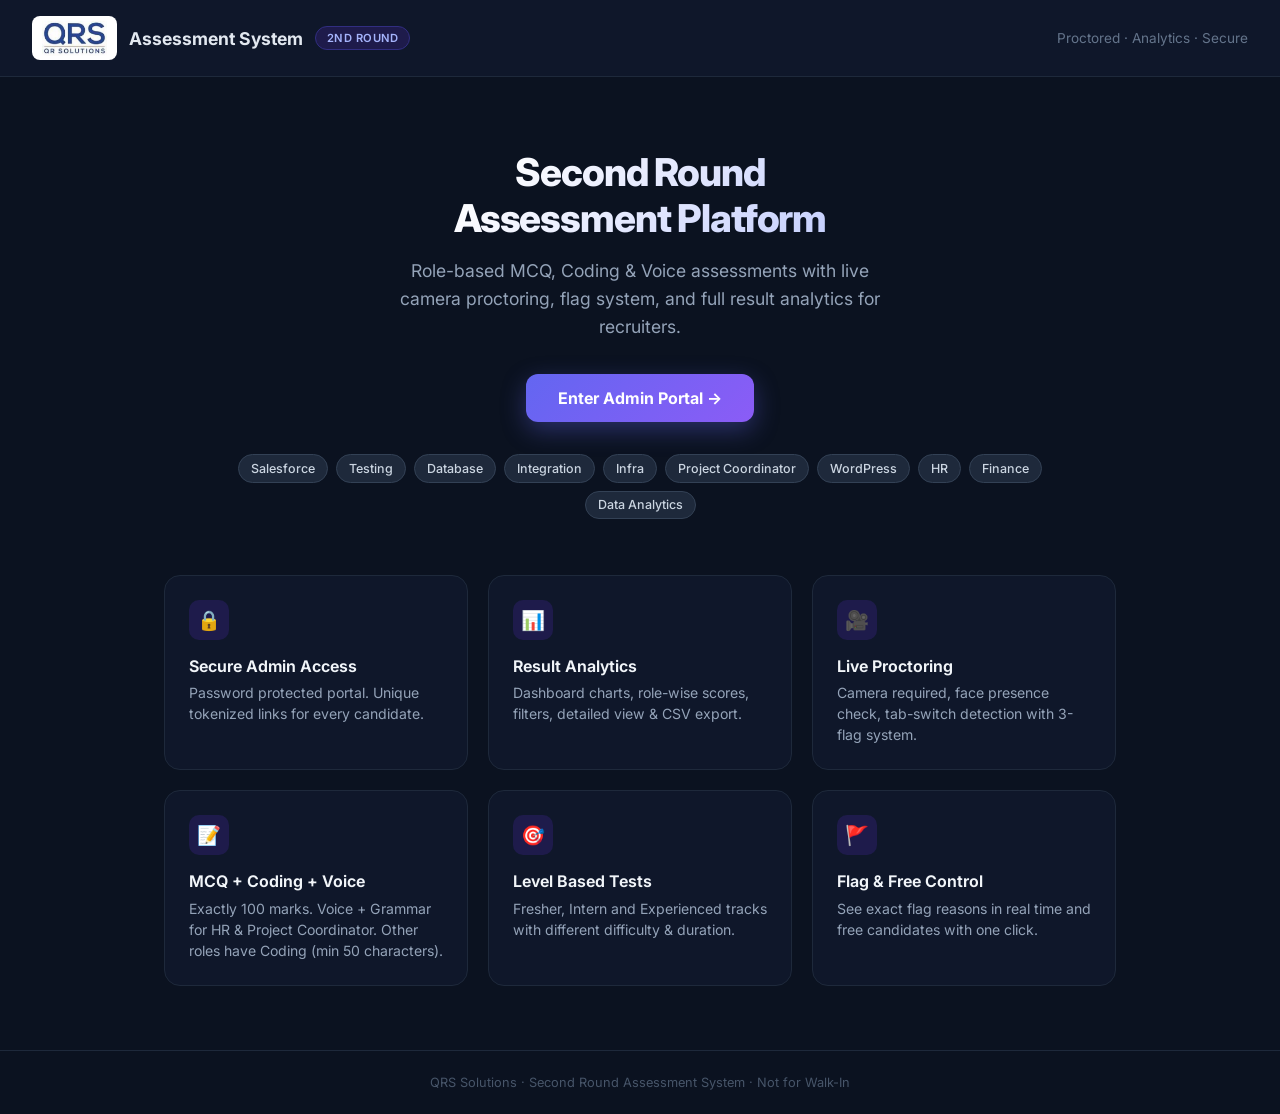
<file: index.html>
<!DOCTYPE html>
<html lang="en">
<head>
  <meta charset="UTF-8">
  <meta name="viewport" content="width=device-width, initial-scale=1.0">
  <title>QRS | Second Round Assessment System</title>
  <link href="https://fonts.googleapis.com/css2?family=Inter:wght@400;500;600;700;800&display=swap" rel="stylesheet">
  <style>
    * { box-sizing: border-box; margin: 0; padding: 0; }
    body {
      font-family: 'Inter', system-ui, sans-serif;
      background: #0b1220;
      color: #e2e8f0;
      min-height: 100vh;
    }
    .topbar {
      display: flex;
      justify-content: space-between;
      align-items: center;
      padding: 1rem 2rem;
      border-bottom: 1px solid #1e293b;
      background: #0f172a;
    }
    .brand {
      display: flex;
      align-items: center;
      gap: 0.75rem;
      font-weight: 700;
      font-size: 1.1rem;
    }
    .brand-logo {
      background: linear-gradient(135deg, #6366f1, #8b5cf6);
      width: 36px;
      height: 36px;
      border-radius: 10px;
      display: flex;
      align-items: center;
      justify-content: center;
      font-weight: 800;
      font-size: 0.85rem;
      color: white;
    }
    .badge-round {
      background: #1e1b4b;
      color: #a5b4fc;
      font-size: 0.7rem;
      font-weight: 600;
      padding: 0.25rem 0.65rem;
      border-radius: 999px;
      border: 1px solid #312e81;
      letter-spacing: 0.04em;
    }
    .hero {
      max-width: 900px;
      margin: 0 auto;
      padding: 4.5rem 1.5rem 3rem;
      text-align: center;
    }
    .hero h1 {
      font-size: 2.4rem;
      font-weight: 800;
      letter-spacing: -0.03em;
      line-height: 1.2;
      margin-bottom: 1rem;
      background: linear-gradient(135deg, #fff 30%, #a5b4fc);
      -webkit-background-clip: text;
      -webkit-text-fill-color: transparent;
    }
    .hero p {
      font-size: 1.1rem;
      color: #94a3b8;
      max-width: 520px;
      margin: 0 auto 2rem;
      line-height: 1.6;
    }
    .btn-main {
      display: inline-flex;
      align-items: center;
      gap: 0.5rem;
      background: linear-gradient(135deg, #6366f1, #8b5cf6);
      color: white;
      font-weight: 700;
      font-size: 1rem;
      padding: 0.9rem 2rem;
      border-radius: 12px;
      text-decoration: none;
      border: none;
      cursor: pointer;
      box-shadow: 0 8px 24px rgba(99,102,241,0.35);
      transition: transform 0.15s, box-shadow 0.15s;
    }
    .btn-main:hover {
      transform: translateY(-2px);
      box-shadow: 0 12px 28px rgba(99,102,241,0.45);
    }
    .features {
      display: grid;
      grid-template-columns: repeat(auto-fit, minmax(240px, 1fr));
      gap: 1.25rem;
      max-width: 1000px;
      margin: 0 auto;
      padding: 0 1.5rem 4rem;
    }
    .feature {
      background: #0f172a;
      border: 1px solid #1e293b;
      border-radius: 16px;
      padding: 1.5rem;
      transition: border-color 0.2s;
    }
    .feature:hover { border-color: #3730a3; }
    .feature .icon {
      width: 40px;
      height: 40px;
      background: #1e1b4b;
      border-radius: 10px;
      display: flex;
      align-items: center;
      justify-content: center;
      font-size: 1.2rem;
      margin-bottom: 1rem;
    }
    .feature h3 {
      font-size: 1rem;
      font-weight: 650;
      margin-bottom: 0.4rem;
      color: #f1f5f9;
    }
    .feature p {
      font-size: 0.88rem;
      color: #94a3b8;
      line-height: 1.5;
    }
    .footer {
      text-align: center;
      padding: 1.5rem;
      color: #475569;
      font-size: 0.8rem;
      border-top: 1px solid #1e293b;
    }
    .roles {
      display: flex;
      flex-wrap: wrap;
      gap: 0.5rem;
      justify-content: center;
      margin: 2rem 0 0.5rem;
    }
    .role-tag {
      background: #1e293b;
      color: #cbd5e1;
      font-size: 0.78rem;
      font-weight: 500;
      padding: 0.35rem 0.75rem;
      border-radius: 999px;
      border: 1px solid #334155;
    }
  </style>
</head>
<body>
  <div class="topbar">
    <div class="brand">
      <img src="qrs-logo.png" alt="QRS QR Solutions" style="height:44px;width:auto;background:#fff;border-radius:8px;padding:4px 10px;">
      <span>Assessment System</span>
      <span class="badge-round">2ND ROUND</span>
    </div>
    <div style="font-size:0.85rem;color:#64748b;">Proctored · Analytics · Secure</div>
  </div>

  <div class="hero">
    <h1>Second Round<br>Assessment Platform</h1>
    <p>Role-based MCQ, Coding & Voice assessments with live camera proctoring, flag system, and full result analytics for recruiters.</p>
    <a href="admin.html" class="btn-main">Enter Admin Portal →</a>

    <div class="roles">
      <span class="role-tag">Salesforce</span>
      <span class="role-tag">Testing</span>
      <span class="role-tag">Database</span>
      <span class="role-tag">Integration</span>
      <span class="role-tag">Infra</span>
      <span class="role-tag">Project Coordinator</span>
      <span class="role-tag">WordPress</span>
      <span class="role-tag">HR</span>
      <span class="role-tag">Finance</span>
      <span class="role-tag">Data Analytics</span>
    </div>
  </div>

  <div class="features">
    <div class="feature">
      <div class="icon">🔒</div>
      <h3>Secure Admin Access</h3>
      <p>Password protected portal. Unique tokenized links for every candidate.</p>
    </div>
    <div class="feature">
      <div class="icon">📊</div>
      <h3>Result Analytics</h3>
      <p>Dashboard charts, role-wise scores, filters, detailed view & CSV export.</p>
    </div>
    <div class="feature">
      <div class="icon">🎥</div>
      <h3>Live Proctoring</h3>
      <p>Camera required, face presence check, tab-switch detection with 3-flag system.</p>
    </div>
    <div class="feature">
      <div class="icon">📝</div>
      <h3>MCQ + Coding + Voice</h3>
      <p>Exactly 100 marks. Voice + Grammar for HR & Project Coordinator. Other roles have Coding (min 50 characters).</p>
    </div>
    <div class="feature">
      <div class="icon">🎯</div>
      <h3>Level Based Tests</h3>
      <p>Fresher, Intern and Experienced tracks with different difficulty & duration.</p>
    </div>
    <div class="feature">
      <div class="icon">🚩</div>
      <h3>Flag & Free Control</h3>
      <p>See exact flag reasons in real time and free candidates with one click.</p>
    </div>
  </div>

  <div class="footer">
    QRS Solutions · Second Round Assessment System · Not for Walk-In
  </div>
</body>
</html>
</file>
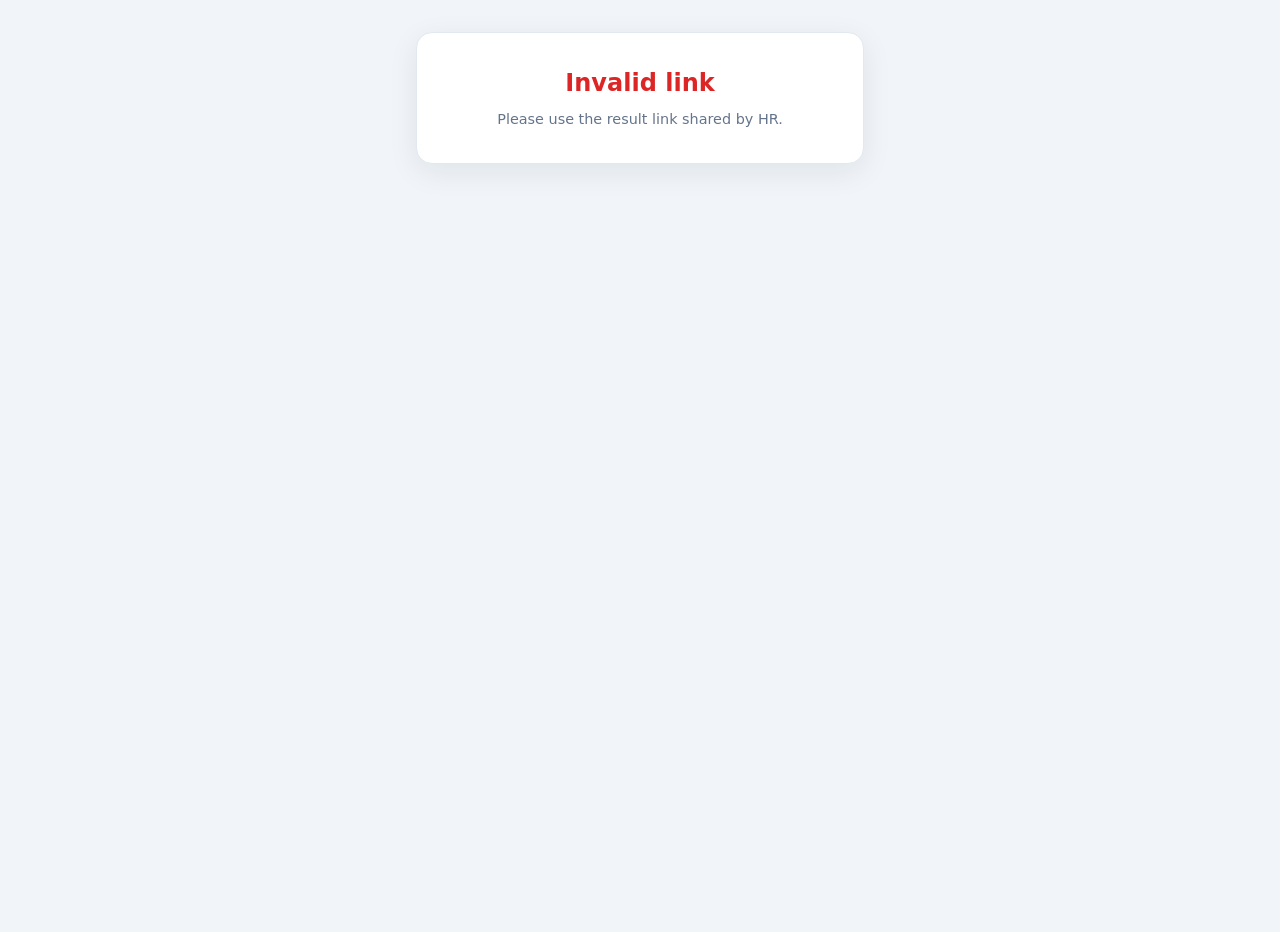
<file: result.html>
<!DOCTYPE html>
<html lang="en">
<head>
  <meta charset="UTF-8">
  <meta name="viewport" content="width=device-width, initial-scale=1.0">
  <meta http-equiv="Content-Security-Policy" content="frame-ancestors 'none'">
  <title>Assessment Result | QRS</title>
  <link rel="stylesheet" href="styles.css">
  <style>
    body { background: #f1f5f9; min-height: 100vh; }
    .result-wrap { max-width: 480px; margin: 2rem auto; padding: 0 1rem; }
    .result-card {
      background: #fff; border-radius: 16px; border: 1px solid #e2e8f0;
      box-shadow: 0 8px 30px rgba(15,23,42,0.08); padding: 1.75rem 1.5rem; text-align: center;
    }
    .result-card h1 { font-size: 1.25rem; margin: 0.5rem 0 0.25rem; color: #0f172a; }
    .muted { color: #64748b; font-size: 0.9rem; }
    .score-big { font-size: 2.75rem; font-weight: 800; color: #4f46e5; margin: 0.75rem 0 0.25rem; line-height: 1; }
    .grid {
      display: grid; grid-template-columns: 1fr 1fr; gap: 0.65rem; margin-top: 1.25rem; text-align: left;
    }
    .cell {
      background: #f8fafc; border: 1px solid #e2e8f0; border-radius: 12px; padding: 0.75rem 0.85rem;
    }
    .cell .lab { font-size: 0.72rem; font-weight: 700; text-transform: uppercase; letter-spacing: 0.04em; color: #94a3b8; }
    .cell .val { font-size: 1.05rem; font-weight: 700; color: #0f172a; margin-top: 0.2rem; }
    .strength {
      display: inline-block; margin-top: 1rem; padding: 0.4rem 0.9rem; border-radius: 999px;
      font-weight: 700; font-size: 0.9rem; background: #eef2ff; color: #3730a3; border: 1px solid #c7d2fe;
    }
    .timer-bar {
      margin-top: 1.25rem; font-size: 0.82rem; color: #64748b;
      padding: 0.55rem 0.75rem; background: #fffbeb; border: 1px solid #fcd34d; border-radius: 10px;
    }
    .state { padding: 2rem 1rem; text-align: center; }
  </style>
</head>
<body>
  <div class="result-wrap">
    <div id="loading" class="result-card state"><p class="muted">Loading your result card…</p></div>
    <div id="error" class="result-card state" style="display:none;"></div>
    <div id="card" class="result-card" style="display:none;">
      <img src="qrs-logo.png" alt="QRS" style="height:56px;width:auto;">
      <h1 id="candName">Candidate</h1>
      <p class="muted" id="roleLine">—</p>
      <div class="score-big" id="scoreBig">—</div>
      <p class="muted">Total marks</p>
      <div class="strength" id="strengthBadge">—</div>
      <div class="grid">
        <div class="cell"><div class="lab">Flags</div><div class="val" id="flagsVal">0</div></div>
        <div class="cell"><div class="lab">Time taken</div><div class="val" id="timeVal">—</div></div>
        <div class="cell"><div class="lab">Started</div><div class="val" id="startVal" style="font-size:0.85rem;">—</div></div>
        <div class="cell"><div class="lab">Finished</div><div class="val" id="finishVal" style="font-size:0.85rem;">—</div></div>
      </div>
      <div class="timer-bar" id="linkTimer">This result link is time-limited.</div>
      <div id="hrReplyBox" style="display:none;margin-top:1.15rem;text-align:left;padding:0.85rem 1rem;background:#f0fdf4;border:1px solid #86efac;border-radius:12px;">
        <div style="font-size:0.72rem;font-weight:700;text-transform:uppercase;letter-spacing:0.04em;color:#047857;margin-bottom:0.35rem;">Message from HR</div>
        <div id="hrReplyText" style="font-family:Georgia,Times New Roman,serif;font-size:0.98rem;line-height:1.65;color:#14532d;white-space:pre-wrap;"></div>
      </div>
      <p class="muted" style="margin-top:1.25rem;font-size:0.82rem;">HR has reviewed your assessment. For next steps, your recruiter will contact you.</p>
    </div>
  </div>
  <script>
    const DEFAULT_BACKEND = (location.origin && location.protocol !== 'file:')
      ? location.origin.replace(/\/$/, '')
      : 'http://localhost:5000';
    function backendBase() {
      try {
        const s = localStorage.getItem('qrs_backend_base');
        if (s && s.trim()) return s.trim().replace(/\/$/, '');
      } catch (e) {}
      return DEFAULT_BACKEND;
    }
    function fmt(ts) {
      if (!ts) return '—';
      try { return new Date(ts).toLocaleString(); } catch (e) { return '—'; }
    }
    function updateCountdown(expiresAt) {
      const el = document.getElementById('linkTimer');
      if (!el || !expiresAt) return;
      function tick() {
        const end = new Date(expiresAt).getTime();
        const left = end - Date.now();
        if (isNaN(end) || left <= 0) {
          el.textContent = 'This result link has expired.';
          el.style.background = '#fef2f2';
          el.style.borderColor = '#fecaca';
          return;
        }
        const h = Math.floor(left / 3600000);
        const m = Math.floor((left % 3600000) / 60000);
        const s = Math.floor((left % 60000) / 1000);
        el.textContent = 'Link expires in ' + h + 'h ' + m + 'm ' + s + 's (shown after HR review)';
      }
      tick();
      setInterval(tick, 1000);
    }
    async function load() {
      const params = new URLSearchParams(location.search);
      const id = params.get('id');
      const token = params.get('token');
      const loading = document.getElementById('loading');
      const err = document.getElementById('error');
      const card = document.getElementById('card');
      if (!id || !token) {
        loading.style.display = 'none';
        err.style.display = 'block';
        err.innerHTML = '<h2 style="color:#dc2626;margin:0 0 0.5rem;">Invalid link</h2><p class="muted">Please use the result link shared by HR.</p>';
        return;
      }
      try {
        const res = await fetch(backendBase() + '/api/result-card/' + encodeURIComponent(id) + '?token=' + encodeURIComponent(token));
        const data = await res.json().catch(function() { return {}; });
        loading.style.display = 'none';
        if (!res.ok || !data.ok) {
          err.style.display = 'block';
          let title = 'Result not available';
          if (data.expired) title = 'Link expired';
          else if (data.pending) title = 'Under review';
          err.innerHTML = '<h2 style="color:#d97706;margin:0 0 0.5rem;">' + title + '</h2><p class="muted">' +
            (data.error || 'Please wait for HR to review, or request a new link.') + '</p>';
          return;
        }
        card.style.display = 'block';
        document.getElementById('candName').textContent = data.name || 'Candidate';
        document.getElementById('roleLine').textContent =
          ((data.role || '') + ' · ' + (data.level || '')).replace(/_/g, ' ');
        document.getElementById('scoreBig').textContent =
          (data.score != null ? data.score : '—') + ' / 100';
        document.getElementById('flagsVal').textContent = String(data.flagsCount != null ? data.flagsCount : 0);
        document.getElementById('timeVal').textContent =
          data.timeTakenMinutes != null ? (data.timeTakenMinutes + ' min') : '—';
        document.getElementById('startVal').textContent = fmt(data.startedAt);
        document.getElementById('finishVal').textContent = fmt(data.finishedAt);
        document.getElementById('strengthBadge').textContent = 'Performance: ' + (data.strength || '—');
        updateCountdown(data.expiresAt);
        if (data.hrReply) {
          const rb = document.getElementById('hrReplyBox');
          const rt = document.getElementById('hrReplyText');
          if (rb && rt) {
            rt.textContent = data.hrReply;
            rb.style.display = 'block';
          }
        }
      } catch (e) {
        loading.style.display = 'none';
        err.style.display = 'block';
        err.innerHTML = '<h2 style="color:#dc2626;">Could not load</h2><p class="muted">Check your connection and try again.</p>';
      }
    }
    load();
  </script>
</body>
</html>
</file>
<file: styles.css>
:root {
  --primary: #0f766e;
  --primary-dark: #115e59;
  --primary-soft: #ccfbf1;
  --accent: #e11d48;
  --success: #059669;
  --warning: #f59e0b;
  --danger: #e11d48;
  --bg: #f7f3ee;
  --sidebar: #134e4a;
  --card: #fffdf9;
  --text: #1c1917;
  --muted: #78716c;
  --border: #e7e0d6;
  --shadow: 0 2px 0 #ebe4da, 0 10px 28px rgba(19,78,74,0.06);
  --radius: 16px;
}

* { box-sizing: border-box; margin: 0; padding: 0; }

body {
  font-family: 'Inter', system-ui, -apple-system, sans-serif;
  background: var(--bg);
  color: var(--text);
  line-height: 1.5;
  min-height: 100vh;
}

/* ========== Public Header ========== */
.header {
  background: #fff;
  border-bottom: 1px solid var(--border);
  padding: 0.85rem 0;
  position: sticky;
  top: 0;
  z-index: 40;
}
.header .container {
  max-width: 1140px;
  margin: 0 auto;
  padding: 0 1.5rem;
  display: flex;
  justify-content: space-between;
  align-items: center;
}
.logo {
  font-size: 1.15rem;
  font-weight: 700;
  display: flex;
  align-items: center;
  gap: 0.55rem;
  color: var(--text);
  letter-spacing: -0.02em;
}
.logo-badge {
  background: var(--primary);
  color: #fff;
  font-size: 0.65rem;
  font-weight: 650;
  padding: 0.18rem 0.5rem;
  border-radius: 6px;
  letter-spacing: 0.04em;
}

/* ========== Layout ========== */
.container {
  max-width: 1140px;
  margin: 0 auto;
  padding: 1.5rem;
}

/* ========== Cards ========== */
.card {
  background: var(--card);
  border-radius: var(--radius);
  box-shadow: var(--shadow);
  padding: 1.5rem;
  margin-bottom: 1.25rem;
  border: 1px solid var(--border);
}
.card-title {
  font-size: 1.1rem;
  font-weight: 650;
  margin-bottom: 1rem;
  color: #0f172a;
  display: flex;
  align-items: center;
  gap: 0.45rem;
}

/* ========== Forms ========== */
.form-grid {
  display: grid;
  grid-template-columns: repeat(auto-fit, minmax(200px, 1fr));
  gap: 1rem;
}
.form-group { margin-bottom: 0.85rem; }
label {
  display: block;
  font-weight: 550;
  margin-bottom: 0.3rem;
  font-size: 0.85rem;
  color: #334155;
}
input, select, textarea {
  width: 100%;
  padding: 0.62rem 0.85rem;
  border: 1.5px solid var(--border);
  border-radius: 10px;
  font-size: 0.92rem;
  background: #fff;
  transition: border-color 0.15s, box-shadow 0.15s;
}
input:focus, select:focus, textarea:focus {
  outline: none;
  border-color: var(--primary);
  box-shadow: 0 0 0 3px rgba(79,70,229,0.12);
}
textarea {
  min-height: 120px;
  resize: vertical;
  font-family: 'Fira Code', monospace;
  font-size: 0.88rem;
}

/* ========== Buttons ========== */
.btn {
  display: inline-flex;
  align-items: center;
  justify-content: center;
  gap: 0.35rem;
  padding: 0.62rem 1.2rem;
  border-radius: 10px;
  font-weight: 600;
  font-size: 0.9rem;
  border: none;
  cursor: pointer;
  transition: all 0.15s;
  text-decoration: none;
}
.btn-primary { background: var(--primary); color: #fff; }
.btn-primary:hover { background: var(--primary-dark); }
.btn-success { background: var(--success); color: #fff; }
.btn-success:hover { background: #059669; }
.btn-warning { background: var(--warning); color: #fff; }
.btn-danger { background: var(--danger); color: #fff; }
.btn-danger:hover { background: #dc2626; }
.btn-outline {
  background: #fff;
  border: 1.5px solid var(--border);
  color: var(--text);
}
.btn-outline:hover { background: #f8fafc; }
.btn:disabled { opacity: 0.5; cursor: not-allowed; }

/* ========== Tables ========== */
table { width: 100%; border-collapse: collapse; }
th, td {
  padding: 0.75rem 0.7rem;
  text-align: left;
  border-bottom: 1px solid var(--border);
  font-size: 0.88rem;
}
th {
  font-weight: 600;
  background: #f8fafc;
  font-size: 0.75rem;
  color: var(--muted);
  text-transform: uppercase;
  letter-spacing: 0.03em;
}
tr:hover td { background: #fafafa; }

/* ========== Badges ========== */
.badge {
  display: inline-block;
  padding: 0.2rem 0.55rem;
  border-radius: 999px;
  font-size: 0.7rem;
  font-weight: 600;
}
.badge-fresher { background: #e0e7ff; color: #3730a3; }
.badge-intern { background: #fef3c7; color: #b45309; }
.badge-experienced { background: #d1fae5; color: #047857; }
.badge-pro { background: #fef3c7; color: #92400e; border: 1px solid #fcd34d; }

/* ========== Proctor panel ========== */
.proctor-panel {
  position: fixed;
  top: 70px;
  right: 16px;
  width: 220px;
  background: #fff;
  border-radius: 14px;
  box-shadow: 0 10px 40px rgba(0,0,0,0.12);
  z-index: 100;
  overflow: hidden;
  border: 2px solid var(--primary);
}
.proctor-header {
  background: var(--sidebar);
  color: #fff;
  padding: 0.45rem 0.7rem;
  font-size: 0.8rem;
  font-weight: 600;
  display: flex;
  justify-content: space-between;
  align-items: center;
}
#cameraFeed {
  width: 100%;
  height: 150px;
  object-fit: cover;
  background: #0f172a;
}
.proctor-stats { padding: 0.65rem 0.75rem; font-size: 0.76rem; }
.flag-count { font-weight: 700; color: var(--danger); }

/* ========== Timer ========== */
.timer {
  font-size: 1.5rem;
  font-weight: 700;
  font-variant-numeric: tabular-nums;
  color: var(--primary);
}
.timer.warning { color: var(--warning); }
.timer.danger { color: var(--danger); animation: pulse 1s infinite; }
@keyframes pulse {
  0%,100% { opacity: 1; }
  50% { opacity: 0.5; }
}

/* ========== Question ========== */
.question-card { border-left: 4px solid var(--primary); }
.question-meta {
  display: flex;
  gap: 0.8rem;
  margin-bottom: 0.7rem;
  font-size: 0.8rem;
  color: var(--muted);
  align-items: center;
}
.option {
  display: flex;
  align-items: flex-start;
  gap: 0.6rem;
  padding: 0.75rem 0.85rem;
  border: 1.5px solid var(--border);
  border-radius: 10px;
  margin-bottom: 0.5rem;
  cursor: pointer;
  transition: all 0.12s;
}
.option:hover { background: #f8fafc; border-color: #c7d2fe; }
.option.selected {
  border-color: var(--primary);
  background: var(--primary-soft);
}
.option input { width: auto; margin-top: 0.15rem; }

/* ========== Modal ========== */
.modal {
  display: none;
  position: fixed;
  inset: 0;
  background: rgba(15,23,42,0.45);
  z-index: 200;
  align-items: center;
  justify-content: center;
  backdrop-filter: blur(4px);
}
.modal.show { display: flex; }
.modal-content {
  background: #fff;
  border-radius: 16px;
  padding: 1.5rem;
  max-width: 520px;
  width: 92%;
  max-height: 82vh;
  overflow-y: auto;
  box-shadow: 0 25px 50px rgba(0,0,0,0.2);
}

/* ========== Alerts ========== */
.alert {
  padding: 0.85rem 1rem;
  border-radius: 10px;
  margin-bottom: 0.9rem;
  font-size: 0.88rem;
}
.alert-warning { background: #fffbeb; color: #92400e; border: 1px solid #fcd34d; }
.alert-danger { background: #fef2f2; color: #991b1b; border: 1px solid #fca5a5; }
.alert-success { background: #ecfdf5; color: #065f46; border: 1px solid #6ee7b7; }
.alert-info { background: #eef2ff; color: #3730a3; border: 1px solid #c7d2fe; }

/* ========== Progress ========== */
.progress-bar {
  height: 6px;
  background: #e2e8f0;
  border-radius: 4px;
  overflow: hidden;
  margin: 0.8rem 0;
}
.progress-fill {
  height: 100%;
  background: linear-gradient(90deg, var(--primary), #818cf8);
  transition: width 0.3s;
  border-radius: 4px;
}

/* ========== Code ========== */
.code-area {
  font-family: 'Fira Code', monospace;
  background: #0f172a;
  color: #e2e8f0;
  border-radius: 10px;
  padding: 1rem;
  min-height: 180px;
  border: none;
  width: 100%;
  font-size: 0.86rem;
  line-height: 1.5;
}
.code-area:focus {
  outline: none;
  box-shadow: 0 0 0 3px rgba(79,70,229,0.25);
}
.char-count { font-size: 0.78rem; color: var(--muted); margin-top: 0.3rem; }
.char-count.ok { color: var(--success); }
.char-count.bad { color: var(--danger); }

/* ========== Voice ========== */
.voice-controls {
  display: flex;
  gap: 0.7rem;
  align-items: center;
  margin-top: 0.7rem;
  flex-wrap: wrap;
}
.recording { color: var(--danger); font-weight: 600; animation: pulse 1s infinite; }

/* ========== Nav buttons ========== */
.nav-buttons {
  display: flex;
  justify-content: space-between;
  margin-top: 1.3rem;
  gap: 0.8rem;
  flex-wrap: wrap;
}

/* ========== Role chips ========== */
.role-chip {
  display: inline-block;
  padding: 0.35rem 0.8rem;
  background: var(--primary-soft);
  color: var(--primary-dark);
  border-radius: 999px;
  font-size: 0.78rem;
  font-weight: 550;
  margin: 0.2rem;
  border: 1px solid #c7d2fe;
}

/* ========== Hero ========== */
.hero {
  background: linear-gradient(135deg, #0f172a 0%, #1e1b4b 50%, #312e81 100%);
  color: #fff;
  padding: 4.5rem 1.5rem 3.5rem;
  text-align: center;
}
.hero h1 {
  font-size: 2.1rem;
  font-weight: 750;
  margin-bottom: 0.7rem;
  letter-spacing: -0.03em;
}
.hero p {
  font-size: 1.05rem;
  opacity: 0.85;
  max-width: 540px;
  margin: 0 auto 1.6rem;
  line-height: 1.6;
}
.features {
  display: grid;
  grid-template-columns: repeat(auto-fit, minmax(230px, 1fr));
  gap: 1.1rem;
  margin-top: 1.8rem;
}
.feature {
  background: #fff;
  border-radius: var(--radius);
  padding: 1.35rem;
  box-shadow: var(--shadow);
  border: 1px solid var(--border);
  transition: transform 0.15s, box-shadow 0.15s;
}
.feature:hover {
  transform: translateY(-3px);
  box-shadow: 0 8px 24px rgba(0,0,0,0.08);
}
.feature h3 {
  margin-bottom: 0.4rem;
  font-size: 1rem;
  color: #0f172a;
}
.feature p {
  font-size: 0.86rem;
  color: var(--muted);
  line-height: 1.5;
}

.face-status { font-size: 0.76rem; margin-top: 0.2rem; }

@media (max-width: 768px) {
  .proctor-panel {
    position: relative;
    top: auto;
    right: auto;
    width: 100%;
    margin-bottom: 1rem;
  }
  .hero h1 { font-size: 1.55rem; }
  .form-grid { grid-template-columns: 1fr; }
}


/* ========== Friendly theme polish + dark mode ========== */
:root {
  --primary: #4f46e5;
  --primary-dark: #3730a3;
  --primary-soft: #eef2ff;
  --bg: #f1f5f9;
  --card: #ffffff;
  --text: #0f172a;
  --muted: #64748b;
  --border: #e2e8f0;
  --header-bg: #0f172a;
  --header-text: #f8fafc;
  --shadow: 0 1px 3px rgba(15,23,42,0.06), 0 8px 24px rgba(15,23,42,0.06);
  --radius: 16px;
}

body.theme-dark {
  --primary: #818cf8;
  --primary-dark: #a5b4fc;
  --primary-soft: #1e1b4b;
  --bg: #0b1220;
  --card: #111827;
  --text: #e5e7eb;
  --muted: #94a3b8;
  --border: #1f2937;
  --header-bg: #020617;
  --header-text: #f1f5f9;
  --shadow: 0 1px 3px rgba(0,0,0,0.35), 0 8px 24px rgba(0,0,0,0.25);
}

body {
  background: var(--bg);
  color: var(--text);
  transition: background 0.2s ease, color 0.2s ease;
}

.card, .stat-card, .chart-box, .login-box {
  background: var(--card) !important;
  color: var(--text);
  border-color: var(--border) !important;
  box-shadow: var(--shadow);
  border-radius: var(--radius);
}

.header {
  background: var(--header-bg) !important;
  color: var(--header-text) !important;
  border-bottom: 1px solid var(--border);
}
.header .logo, .header a, .header span { color: var(--header-text); }

.btn {
  border-radius: 10px;
  font-weight: 600;
  transition: transform 0.12s ease, box-shadow 0.12s ease;
}
.btn:hover { transform: translateY(-1px); }

.tab-btn {
  border-radius: 999px !important;
  padding: 0.5rem 1rem !important;
}
.tab-btn.active {
  background: var(--primary-soft) !important;
  color: var(--primary) !important;
  font-weight: 700;
}

table th {
  background: var(--primary-soft);
  color: var(--text);
  font-size: 0.8rem;
  text-transform: uppercase;
  letter-spacing: 0.03em;
}
table td { border-color: var(--border); color: var(--text); }

input, select, textarea {
  background: var(--card);
  color: var(--text);
  border: 1px solid var(--border);
  border-radius: 10px;
}

.theme-toggle {
  border: 1px solid rgba(255,255,255,0.3);
  background: rgba(255,255,255,0.12);
  color: #fff;
  border-radius: 999px;
  padding: 0.28rem 0.75rem;
  font-size: 0.78rem;
  cursor: pointer;
}
body.theme-dark .theme-toggle {
  border-color: rgba(255,255,255,0.2);
}

.help-badge-strong {
  animation: pulseHelp 1.4s ease-in-out infinite;
  box-shadow: 0 0 0 0 rgba(245, 158, 11, 0.55);
}
@keyframes pulseHelp {
  0% { box-shadow: 0 0 0 0 rgba(245, 158, 11, 0.55); }
  70% { box-shadow: 0 0 0 10px rgba(245, 158, 11, 0); }
  100% { box-shadow: 0 0 0 0 rgba(245, 158, 11, 0); }
}

.toast {
  position: fixed;
  bottom: 24px;
  left: 50%;
  transform: translateX(-50%);
  background: #0f172a;
  color: #fff;
  padding: 0.75rem 1.2rem;
  border-radius: 999px;
  font-size: 0.9rem;
  z-index: 99999;
  box-shadow: var(--shadow);
}
body.theme-dark .toast { background: #e2e8f0; color: #0f172a; }

@media print {
  .header, .tabs, .logout-btn, .theme-toggle, .btn, .filter-bar, #helpUnreadBadge { display: none !important; }
  .card { box-shadow: none; border: 1px solid #ccc; }
}

.admin-shell .tabs { background: var(--card); padding: 0.55rem; border-radius: 999px; border: 1px solid var(--border); box-shadow: var(--shadow); }

.offline-banner {
  display: none; position: fixed; top: 0; left: 0; right: 0; z-index: 9999;
  background: #b45309; color: #fff; text-align: center; padding: 0.55rem 1rem;
  font-size: 0.88rem; font-weight: 600;
}
.offline-banner.show { display: block; }
body.has-offline-banner { padding-top: 2.4rem; }
@media (max-width: 768px) {
  .proctor-panel {
    position: fixed; top: auto; bottom: 0; right: 0; left: 0; width: 100%;
    max-height: 42vh; border-radius: 16px 16px 0 0;
    transform: translateY(calc(100% - 48px));
    transition: transform 0.25s ease;
  }
  .proctor-panel.expanded { transform: translateY(0); }
}
</file>
